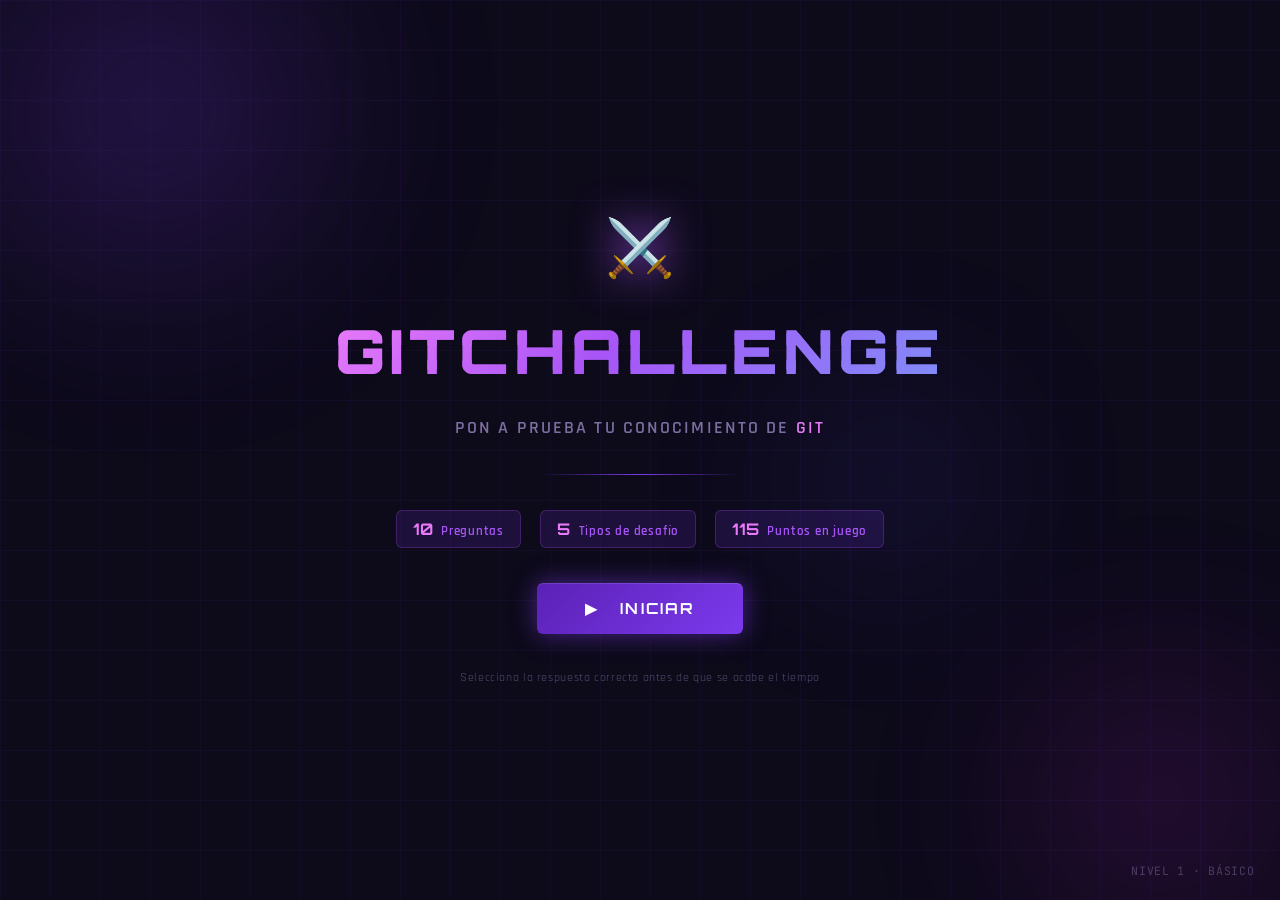
<file: frontend/index.html>
<!DOCTYPE html>
<html lang="es">
<head>
  <meta charset="UTF-8" />
  <meta name="viewport" content="width=device-width, initial-scale=1.0"/>
  <title>GitChallenge ⚔️</title>
  <link rel="stylesheet" href="styles.css">
  <style>
    /* ── Estilos exclusivos del Home ── */
    body {
      display: flex;
      align-items: center;
      justify-content: center;
    }

    /* Hero centrado */
    .hero {
      position: relative;
      z-index: 10;
      display: flex;
      flex-direction: column;
      align-items: center;
      gap: 2.2rem;
      text-align: center;
      padding: 3rem 4rem;
      animation: fadeUp 0.9s cubic-bezier(.16,1,.3,1) both;
    }

    /* Ícono espadas */
    .swords {
      font-size: 3.5rem;
      filter: drop-shadow(0 0 20px #a855f7);
      animation: pulse-icon 2.8s ease-in-out infinite;
    }
    @keyframes pulse-icon {
      0%, 100% { transform: scale(1) rotate(-4deg); filter: drop-shadow(0 0 18px #a855f7); }
      50%       { transform: scale(1.12) rotate(4deg); filter: drop-shadow(0 0 36px #e879f9); }
    }

    /* Título principal */
    .title {
      font-family: 'Orbitron', sans-serif;
      font-weight: 900;
      font-size: clamp(2.2rem, 7vw, 3.8rem);
      letter-spacing: 0.08em;
      line-height: 1;
      background: linear-gradient(135deg, #e879f9 0%, #a855f7 45%, #818cf8 100%);
      -webkit-background-clip: text;
      -webkit-text-fill-color: transparent;
      background-clip: text;
      position: relative;
    }

    /* Glitch layers */
    .title::before,
    .title::after {
      content: attr(data-text);
      position: absolute;
      inset: 0;
      background: linear-gradient(135deg, #e879f9 0%, #a855f7 45%, #818cf8 100%);
      -webkit-background-clip: text;
      -webkit-text-fill-color: transparent;
      background-clip: text;
    }
    .title::before {
      animation: glitch-1 5s infinite;
      clip-path: polygon(0 20%, 100% 20%, 100% 40%, 0 40%);
    }
    .title::after {
      animation: glitch-2 5s infinite;
      clip-path: polygon(0 65%, 100% 65%, 100% 80%, 0 80%);
    }
    @keyframes glitch-1 {
      0%,88%,100% { transform: none; opacity: 0; }
      90%          { transform: translateX(-4px); opacity: 0.7; }
      92%          { transform: translateX(4px);  opacity: 0.5; }
      94%          { transform: none; opacity: 0; }
    }
    @keyframes glitch-2 {
      0%,91%,100% { transform: none; opacity: 0; }
      93%          { transform: translateX(5px); opacity: 0.6; }
      95%          { transform: translateX(-2px); opacity: 0.8; }
      97%          { transform: none; opacity: 0; }
    }

    /* Tagline */
    .tagline {
      font-size: 1.1rem;
      color: var(--muted);
      letter-spacing: 0.12em;
      text-transform: uppercase;
      font-weight: 600;
    }
    .tagline span { color: var(--accent); }

    /* Badges de estadísticas */
    .stats {
      display: flex;
      gap: 1.2rem;
      flex-wrap: wrap;
      justify-content: center;
    }

    /* Botón de inicio con animación de pulso */
    .btn-iniciar {
      animation: btn-pulse 3s ease-in-out infinite;
    }
    @keyframes btn-pulse {
      0%, 100% { box-shadow: 0 0 24px rgba(124,58,237,0.55), inset 0 1px 0 rgba(255,255,255,0.12); }
      50%       { box-shadow: 0 0 50px rgba(168,85,247,0.85), inset 0 1px 0 rgba(255,255,255,0.12); }
    }

    /* Hint inferior */
    .hint {
      font-size: 0.78rem;
      color: var(--muted);
      letter-spacing: 0.05em;
      opacity: 0.65;
    }

    /* Versión / nivel */
    .nivel-tag {
      position: fixed;
      bottom: 1.4rem;
      right: 1.6rem;
      font-family: 'JetBrains Mono', monospace;
      font-size: 0.72rem;
      color: var(--muted);
      letter-spacing: 0.06em;
      z-index: 20;
      opacity: 0.5;
    }
  </style>
</head>
<body>

  <!-- ── Fondo ── -->
  <div class="bg-layer">
    <div class="blob blob-1"></div>
    <div class="blob blob-2"></div>
    <div class="blob blob-3"></div>
  </div>
  <div class="grid-overlay"></div>
  <div class="particles" id="particles"></div>

  <!-- ── Contenido principal ── -->
  <main class="hero">

    <div class="swords">⚔️</div>

    <h1 class="title" data-text="GITCHALLENGE">GITCHALLENGE</h1>

    <p class="tagline">Pon a prueba tu conocimiento de <span>Git</span></p>

    <div class="divider"></div>

    <!-- Estadísticas del nivel -->
    <div class="stats">
      <div class="badge"><strong>10</strong>&nbsp; Preguntas</div>
      <div class="badge"><strong>5</strong>&nbsp; Tipos de desafío</div>
      <div class="badge"><strong>115</strong>&nbsp; Puntos en juego</div>
    </div>

    
    <a href="game.html" class="btn-primary btn-iniciar">
      ▶ &nbsp; Iniciar
    </a>

    <p class="hint">Selecciona la respuesta correcta antes de que se acabe el tiempo</p>

  </main>

  <span class="nivel-tag">NIVEL 1 · BÁSICO</span>

  <script>
  const container = document.getElementById('particles');
  
  const COLORES = [
    '#e879f9', '#a855f7', '#22d3ee', '#4ade80', '#f97316', '#818cf8', '#fff'
  ];
  
  for (let i = 0; i < 40; i++) {
    const p = document.createElement('div');
    p.className = 'particle';
    
    // Tamaño variado, más grandes
    const size = (Math.random() * 6 + 3) + 'px';
    p.style.width  = size;
    p.style.height = size;
    
    // Color aleatorio
    p.style.background = COLORES[Math.floor(Math.random() * COLORES.length)];
    p.style.boxShadow  = `0 0 6px ${COLORES[Math.floor(Math.random() * COLORES.length)]}`;
    
    p.style.left              = Math.random() * 100 + 'vw';
    p.style.animationDuration = (Math.random() * 5 + 4) + 's';  // más rápido
    p.style.animationDelay    = (Math.random() * 8) + 's';
    
    container.appendChild(p);
  }
</script>


</body>

</html>
</file>
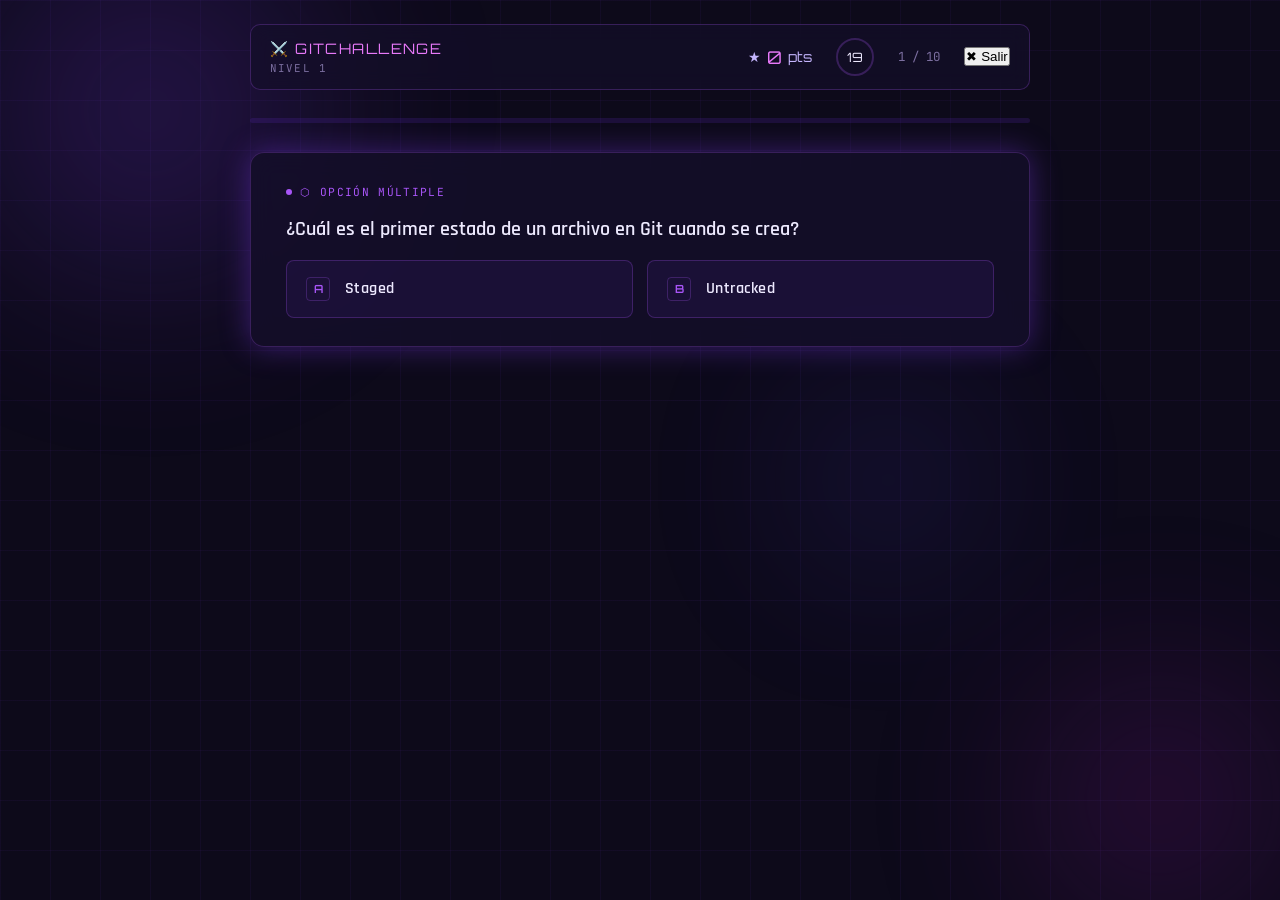
<file: frontend/game.html>
<!DOCTYPE html>
<html lang="es">
<head>
  <meta charset="UTF-8" />
  <meta name="viewport" content="width=device-width, initial-scale=1.0"/>
  <title>GitChallenge ⚔️ — Juego</title>
  <link rel="stylesheet" href="styles.css">
  <style>
    body {
      display: flex;
      flex-direction: column;
      align-items: center;
      min-height: 100vh;
      padding: 1.5rem 1rem 2rem;
    }

    /* ── HUD superior ── */
    .hud {
      position: relative;
      z-index: 10;
      width: 100%;
      max-width: 780px;
      display: flex;
      align-items: center;
      justify-content: space-between;
      padding: 0.8rem 1.2rem;
      background: rgba(20,15,42,0.7);
      border: 1px solid var(--border);
      border-radius: 10px;
      backdrop-filter: blur(10px);
      margin-bottom: 1.8rem;
      animation: fadeUp 0.5s ease both;
    }
    .hud-left { display: flex; flex-direction: column; gap: 0.2rem; }
    .hud-logo {
      font-family: 'Orbitron', sans-serif;
      font-size: 0.9rem;
      letter-spacing: 0.1em;
      color: var(--accent);
    }
    #nivel-label {
      font-family: 'JetBrains Mono', monospace;
      font-size: 0.68rem;
      letter-spacing: 0.1em;
      color: var(--muted);
    }
    .hud-right { display: flex; align-items: center; gap: 1.5rem; }
    .score-display {
      font-family: 'Orbitron', sans-serif;
      font-size: 0.85rem;
      color: var(--text-dim);
      display: flex;
      align-items: center;
      gap: 0.4rem;
    }
    .score-val {
      color: var(--accent);
      font-size: 1.1rem;
      transition: transform 0.2s, color 0.2s;
    }
    .score-val.bump { transform: scale(1.4); color: var(--green-ok); }
    .question-counter {
      font-family: 'JetBrains Mono', monospace;
      font-size: 0.78rem;
      color: var(--muted);
    }

    /* ── Barra de progreso ── */
    .progress-bar-wrap {
      position: relative; z-index: 10;
      width: 100%; max-width: 780px;
      height: 5px;
      background: rgba(124,58,237,0.15);
      border-radius: 99px;
      margin-bottom: 1.8rem;
      overflow: hidden;
    }
    .progress-bar-fill {
      height: 100%;
      background: linear-gradient(90deg, var(--purple-glow), var(--accent));
      border-radius: 99px;
      transition: width 0.5s cubic-bezier(.4,0,.2,1);
      box-shadow: 0 0 8px rgba(168,85,247,0.7);
    }

    /* ── Tarjeta de pregunta ── */
    .question-card {
      position: relative; z-index: 10;
      width: 100%; max-width: 780px;
      background: var(--bg-card);
      border: 1px solid var(--border);
      border-radius: 14px;
      padding: 2rem 2.2rem 1.8rem;
      backdrop-filter: blur(12px);
      box-shadow: var(--shadow-glow);
      animation: scaleIn 0.45s cubic-bezier(.16,1,.3,1) both;
    }
    .question-type {
      font-family: 'JetBrains Mono', monospace;
      font-size: 0.7rem;
      letter-spacing: 0.12em;
      text-transform: uppercase;
      color: var(--purple-core);
      margin-bottom: 0.9rem;
      display: flex; align-items: center; gap: 0.5rem;
    }
    .question-type::before {
      content: '';
      display: inline-block;
      width: 6px; height: 6px;
      border-radius: 50%;
      background: var(--purple-core);
      animation: blink 1.5s ease infinite;
    }
    @keyframes blink { 0%,100%{opacity:1} 50%{opacity:0.2} }

    .question-text {
      font-size: 1.25rem; font-weight: 600;
      color: var(--text); line-height: 1.5; margin-bottom: 1rem;
    }
    .code-fragment {
      font-family: 'JetBrains Mono', monospace;
      font-size: 0.95rem;
      background: rgba(0,0,0,0.45);
      border: 1px solid rgba(124,58,237,0.3);
      border-left: 3px solid var(--purple-core);
      border-radius: 6px;
      padding: 0.8rem 1.2rem;
      color: var(--accent-cyan);
      margin-bottom: 1.4rem;
      letter-spacing: 0.03em;
    }

    /* ── Opciones ── */
    .options-grid {
      display: grid;
      grid-template-columns: 1fr 1fr;
      gap: 0.9rem; margin-top: 0.6rem;
    }
    .options-grid.single-col { grid-template-columns: 1fr; }

    .option-btn {
      display: flex; align-items: center; gap: 0.9rem;
      padding: 1rem 1.2rem;
      background: rgba(124,58,237,0.08);
      border: 1px solid var(--border);
      border-radius: 8px;
      cursor: pointer;
      transition: background 0.2s, border-color 0.2s, transform 0.15s;
      text-align: left; color: var(--text);
      font-family: 'Rajdhani', sans-serif;
      font-size: 1rem; font-weight: 600; letter-spacing: 0.03em;
    }
    .option-btn .opt-letter {
      font-family: 'Orbitron', sans-serif; font-size: 0.7rem;
      color: var(--purple-core);
      min-width: 24px; height: 24px;
      border: 1px solid var(--border); border-radius: 4px;
      display: flex; align-items: center; justify-content: center;
      flex-shrink: 0;
      transition: background 0.2s, border-color 0.2s;
    }
    .option-btn:hover:not(:disabled) {
      background: rgba(124,58,237,0.2);
      border-color: var(--border-bright);
      transform: translateY(-2px);
    }
    .option-btn:hover:not(:disabled) .opt-letter {
      background: var(--purple-glow); border-color: var(--purple-glow); color: #fff;
    }
    .option-btn:disabled { cursor: not-allowed; }
    .option-btn.correct { background: rgba(74,222,128,0.15); border-color: var(--green-ok); }
    .option-btn.correct .opt-letter { background: var(--green-ok); border-color: var(--green-ok); color:#000; }
    .option-btn.wrong   { background: rgba(248,113,113,0.12); border-color: var(--red-wrong); opacity: 0.7; }
    .option-btn.wrong .opt-letter   { background: var(--red-wrong); border-color: var(--red-wrong); color:#000; }

    /* ── Feedback ── */
    .feedback-box {
      margin-top: 1.2rem; padding: 0.85rem 1.2rem;
      border-radius: 8px; font-weight: 600; font-size: 0.95rem;
      letter-spacing: 0.03em; display: none;
      animation: fadeUp 0.3s ease both;
    }
    .feedback-box.show { display: block; }
    .feedback-box.ok   { background:rgba(74,222,128,0.12); border:1px solid rgba(74,222,128,0.35); color:var(--green-ok); }
    .feedback-box.fail { background:rgba(248,113,113,0.1); border:1px solid rgba(248,113,113,0.3); color:var(--red-wrong); }

    /* ── Botón siguiente ── */
    .btn-next {
      margin-top: 1.5rem; display: none; width: 100%;
      padding: 0.9rem;
      font-family: 'Orbitron', sans-serif; font-size: 0.85rem; letter-spacing: 0.1em;
      background: transparent; border: 1px solid var(--border-bright);
      border-radius: 8px; color: var(--text-dim); cursor: pointer;
      transition: background 0.2s, color 0.2s;
    }
    .btn-next.show  { display: block; }
    .btn-next:hover { background: rgba(124,58,237,0.25); color: var(--text); }

    /* ── Timer ── */
    .timer-circle {
      width: 38px; height: 38px; border-radius: 50%;
      border: 2px solid var(--border);
      display: flex; align-items: center; justify-content: center;
      font-family: 'Orbitron', sans-serif; font-size: 0.8rem; color: var(--text);
      transition: border-color 0.3s, color 0.3s;
    }
    .timer-circle.warning { border-color:#f97316; color:#f97316; animation:shake 0.4s ease infinite; }
    .timer-circle.danger  { border-color:var(--red-wrong); color:var(--red-wrong); animation:shake 0.2s ease infinite; }
    @keyframes shake { 0%,100%{transform:translateX(0)} 25%{transform:translateX(-2px)} 75%{transform:translateX(2px)} }

    /* ══════════════════════════════════
       PANTALLA DE RESULTADOS
    ══════════════════════════════════ */
    .results-screen {
      position: relative; z-index: 10;
      width: 100%; max-width: 620px;
      text-align: center; padding: 3rem 2rem;
      animation: scaleIn 0.6s cubic-bezier(.16,1,.3,1) both;
      display: none; flex-direction: column; align-items: center; gap: 1.6rem;
    }
    .results-screen.show { display: flex; }

    .result-trophy {
      font-size: 4rem;
      filter: drop-shadow(0 0 24px gold);
      animation: bounce 1.2s ease-in-out infinite alternate;
    }
    @keyframes bounce { from{transform:translateY(0)} to{transform:translateY(-10px)} }

    .result-title {
      font-family: 'Orbitron', sans-serif;
      font-size: clamp(1.5rem, 4vw, 2.2rem);
      background: linear-gradient(135deg, gold, #f97316);
      -webkit-background-clip: text; -webkit-text-fill-color: transparent; background-clip: text;
    }
    .result-score-big {
      font-family: 'Orbitron', sans-serif;
      font-size: clamp(2.5rem, 8vw, 4rem);
      color: var(--accent);
      text-shadow: 0 0 30px rgba(232,121,249,0.6);
    }
    .result-score-big span { font-size: 0.42em; color: var(--muted); }
    .result-stats { display: flex; gap: 1rem; flex-wrap: wrap; justify-content: center; }
    .result-message { color: var(--text-dim); font-size: 1.05rem; max-width: 380px; line-height: 1.6; }

    /* ── Grupo de botones de resultado ── */
    .result-btn-group {
      display: flex; flex-direction: column;
      gap: 0.9rem; width: 100%; max-width: 360px;
    }

    /* Siguiente nivel */
    .btn-siguiente {
      width: 100%; padding: 1rem;
      font-family: 'Orbitron', sans-serif; font-size: 0.92rem;
      font-weight: 700; letter-spacing: 0.12em; color: #fff;
      background: linear-gradient(135deg, var(--btn-bg), var(--purple-glow));
      border: none; border-radius: 8px; cursor: pointer;
      transition: transform 0.15s, box-shadow 0.2s;
      box-shadow: 0 0 24px rgba(124,58,237,0.5);
    }
    .btn-siguiente:not(:disabled):hover {
      transform: translateY(-2px);
      box-shadow: 0 0 44px rgba(168,85,247,0.8);
    }
    .btn-siguiente:disabled { cursor: default; }

    /* Probar otro juego — decorativo */
    .btn-otro-juego {
      width: 100%; padding: 0.9rem;
      font-family: 'Orbitron', sans-serif; font-size: 0.82rem;
      letter-spacing: 0.1em; color: var(--muted);
      background: transparent;
      border: 1px solid rgba(124,58,237,0.2);
      border-radius: 8px; cursor: not-allowed; opacity: 0.55;
      position: relative;
    }
    .btn-otro-juego::after {
      content: 'PRÓXIMAMENTE';
      position: absolute; top: -9px; right: 10px;
      font-size: 0.55rem; letter-spacing: 0.1em;
      background: var(--bg-mid); color: var(--purple-core);
      border: 1px solid var(--border); border-radius: 4px; padding: 1px 6px;
    }

    /* Volver al inicio */
    .btn-home {
      font-family: 'Rajdhani', sans-serif; font-size: 0.85rem;
      color: var(--muted); background: transparent; border: none;
      cursor: pointer; letter-spacing: 0.05em;
      text-decoration: underline; text-underline-offset: 3px; padding: 0.3rem;
    }
    .btn-home:hover { color: var(--text-dim); }
  </style>
</head>
<body>

  <!-- Fondo -->
  <div class="bg-layer">
    <div class="blob blob-1"></div>
    <div class="blob blob-2"></div>
    <div class="blob blob-3"></div>
  </div>
  <div class="grid-overlay"></div>
  <div class="particles" id="particles"></div>

  <!-- ── HUD ── -->
  <header class="hud" id="hud">
    <div class="hud-left">
      <div class="hud-logo">⚔️ GITCHALLENGE</div>
      <span id="nivel-label">NIVEL 1</span>   <!-- app.js actualiza esto -->
    </div>
    <div class="hud-right">
      <div class="score-display">★ <span class="score-val" id="score-val">0</span> pts</div>
      <div class="timer-circle" id="timer-circle"><span id="timer-text">20</span></div>
      <div class="question-counter" id="q-counter">1 / 10</div>
      <button class="btn-exit" onclick="window.location.href='index.html'">
  ✖ Salir
</button>
    </div>
  </header>

  <!-- ── Barra de progreso ── -->
  <div class="progress-bar-wrap" id="progress-wrap">
    <div class="progress-bar-fill" id="progress-fill" style="width:0%"></div>
  </div>

  <!-- ── Tarjeta de pregunta ── -->
  <section class="question-card" id="question-card">
    <div class="question-type" id="q-type">Cargando...</div>
    <p class="question-text" id="q-text"></p>
    <div class="code-fragment" id="q-code" style="display:none"></div>
    <div class="options-grid" id="options-grid"></div>
    <div class="feedback-box" id="feedback-box"></div>
    <button class="btn-next" id="btn-next" onclick="nextQuestion()">SIGUIENTE PREGUNTA →</button>
  </section>

  <!-- ── Pantalla de resultados ── -->
  <section class="results-screen" id="results-screen">

    <div class="result-trophy" id="result-trophy">🏆</div>
    <h2 class="result-title" id="result-title">¡Desafío Completado!</h2>

    <div class="result-score-big" id="result-score">0 <span>/ 0 pts</span></div>

    <div class="result-stats" id="result-stats"></div>
    <p class="result-message" id="result-message"></p>

    <div class="result-btn-group" id="result-btn-group">

      <!-- app.js activa este botón si nivel{N+1}.json existe -->
      <button class="btn-siguiente" id="btn-siguiente-nivel" disabled>Cargando...</button>

     
      <button class="btn-otro-juego" 
  style="cursor:pointer; opacity:1;"
  onclick="window.location.href='game2.html?nivel=' + (new URLSearchParams(window.location.search).get('nivel') || 1)">
  🎮 &nbsp;Ahorcado Git
</button>

      <!-- Siempre disponible -->
      <button class="btn-home" onclick="window.location.href='index.html'">↩ Volver al inicio</button>

    </div>
  </section>

  <script src="app.js"></script>
  <script>
    const container = document.getElementById('particles');
    for (let i = 0; i < 25; i++) {
      const p = document.createElement('div');
      p.className = 'particle';
      p.style.left = Math.random() * 100 + 'vw';
      p.style.width = p.style.height = (Math.random() * 2.5 + 1.5) + 'px';
      p.style.animationDuration = (Math.random() * 12 + 8) + 's';
      p.style.animationDelay = (Math.random() * 10) + 's';
      container.appendChild(p);
    }
  </script>
</body>
</html>
</file>
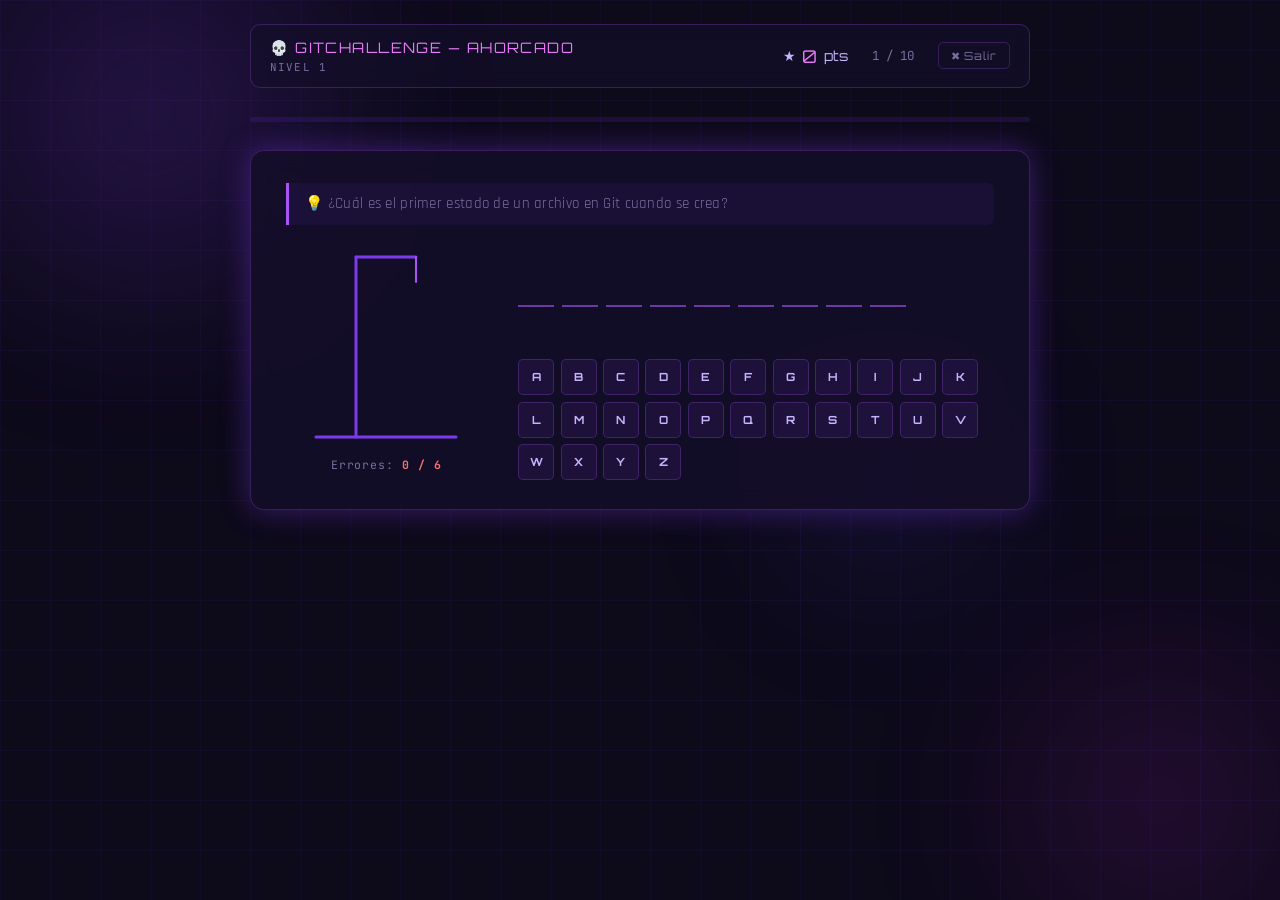
<file: frontend/game2.html>
<!DOCTYPE html>
<html lang="es">
<head>
  <meta charset="UTF-8" />
  <meta name="viewport" content="width=device-width, initial-scale=1.0"/>
  <title>GitChallenge ⚔️ — Ahorcado</title>
  <link rel="stylesheet" href="styles.css">
  <style>
    body {
      display: flex;
      flex-direction: column;
      align-items: center;
      min-height: 100vh;
      padding: 1.5rem 1rem 2rem;
    }

    /* ── HUD (igual que game.html) ── */
    .hud {
      position: relative; z-index: 10;
      width: 100%; max-width: 780px;
      display: flex; align-items: center; justify-content: space-between;
      padding: 0.8rem 1.2rem;
      background: rgba(20,15,42,0.7);
      border: 1px solid var(--border);
      border-radius: 10px;
      backdrop-filter: blur(10px);
      margin-bottom: 1.8rem;
      animation: fadeUp 0.5s ease both;
    }
    .hud-left { display: flex; flex-direction: column; gap: 0.2rem; }
    .hud-logo { font-family: 'Orbitron', sans-serif; font-size: 0.9rem; letter-spacing: 0.1em; color: var(--accent); }
    #nivel-label { font-family: 'JetBrains Mono', monospace; font-size: 0.68rem; letter-spacing: 0.1em; color: var(--muted); }
    .hud-right { display: flex; align-items: center; gap: 1.5rem; }
    .score-display { font-family: 'Orbitron', sans-serif; font-size: 0.85rem; color: var(--text-dim); display: flex; align-items: center; gap: 0.4rem; }
    .score-val { color: var(--accent); font-size: 1.1rem; transition: transform 0.2s, color 0.2s; }
    .score-val.bump { transform: scale(1.4); color: var(--green-ok); }
    .question-counter { font-family: 'JetBrains Mono', monospace; font-size: 0.78rem; color: var(--muted); }
    .btn-exit {
      font-family: 'Orbitron', sans-serif; font-size: 0.7rem;
      letter-spacing: 0.08em; color: var(--muted);
      background: transparent; border: 1px solid var(--border);
      border-radius: 5px; padding: 0.35rem 0.75rem; cursor: pointer;
      transition: color 0.2s, border-color 0.2s;
    }
    .btn-exit:hover { color: var(--red-wrong); border-color: var(--red-wrong); }

    /* ── Barra progreso ── */
    .progress-bar-wrap {
      position: relative; z-index: 10;
      width: 100%; max-width: 780px;
      height: 5px; background: rgba(124,58,237,0.15);
      border-radius: 99px; margin-bottom: 1.8rem; overflow: hidden;
    }
    .progress-bar-fill {
      height: 100%;
      background: linear-gradient(90deg, var(--purple-glow), var(--accent));
      border-radius: 99px;
      transition: width 0.5s cubic-bezier(.4,0,.2,1);
      box-shadow: 0 0 8px rgba(168,85,247,0.7);
    }

    /* ── Tarjeta ── */
    .question-card {
      position: relative; z-index: 10;
      width: 100%; max-width: 780px;
      background: var(--bg-card);
      border: 1px solid var(--border);
      border-radius: 14px;
      padding: 2rem 2.2rem 1.8rem;
      backdrop-filter: blur(12px);
      box-shadow: var(--shadow-glow);
      animation: scaleIn 0.45s cubic-bezier(.16,1,.3,1) both;
    }

    /* ── Layout interno: SVG | Juego ── */
    .game-layout {
      display: grid;
      grid-template-columns: 200px 1fr;
      gap: 2rem;
      align-items: start;
    }

    /* ── Hint ── */
    .hint-text {
      font-size: 0.92rem;
      color: var(--muted);
      letter-spacing: 0.02em;
      line-height: 1.5;
      margin-bottom: 1.4rem;
      padding: 0.6rem 1rem;
      background: rgba(124,58,237,0.07);
      border-left: 3px solid var(--purple-core);
      border-radius: 0 6px 6px 0;
    }

    /* ── SVG del ahorcado ── */
    .horca-wrap {
      display: flex;
      flex-direction: column;
      align-items: center;
      gap: 0.6rem;
    }
    #horca-svg {
      width: 180px;
      height: 200px;
    }
    .errores-label {
      font-family: 'JetBrains Mono', monospace;
      font-size: 0.72rem;
      color: var(--muted);
      letter-spacing: 0.08em;
    }
    #errores-count {
      color: var(--red-wrong);
      font-weight: 700;
    }

    /* ── Panel derecho ── */
    .game-right {
      display: flex;
      flex-direction: column;
      gap: 1.2rem;
    }

    /* ── Palabra oculta ── */
    #word-display {
      display: flex;
      flex-wrap: wrap;
      gap: 0.5rem;
      align-items: flex-end;
      min-height: 60px;
    }
    .letter-box {
      width: 36px; height: 44px;
      border-bottom: 2px solid var(--border-bright);
      display: flex; align-items: center; justify-content: center;
      font-family: 'Orbitron', sans-serif;
      font-size: 1.1rem;
      color: var(--accent);
      transition: color 0.3s, border-color 0.3s;
    }
    .letter-box.revealed {
      border-bottom-color: var(--green-ok);
      color: var(--green-ok);
      text-shadow: 0 0 8px rgba(74,222,128,0.5);
    }
    .letter-space { width: 16px; }

    /* ── Letras usadas ── */
    #letras-usadas {
      font-family: 'JetBrains Mono', monospace;
      font-size: 0.72rem;
      color: var(--muted);
      letter-spacing: 0.1em;
      min-height: 1.2em;
    }

    /* ── Teclado ── */
    #teclado {
      display: flex;
      flex-wrap: wrap;
      gap: 0.4rem;
    }
    .key-btn {
      width: 36px; height: 36px;
      font-family: 'Orbitron', sans-serif;
      font-size: 0.7rem;
      font-weight: 700;
      color: var(--text-dim);
      background: rgba(124,58,237,0.1);
      border: 1px solid var(--border);
      border-radius: 5px;
      cursor: pointer;
      transition: background 0.15s, border-color 0.15s, transform 0.1s, opacity 0.2s;
    }
    .key-btn:hover:not(:disabled) {
      background: rgba(124,58,237,0.3);
      border-color: var(--border-bright);
      transform: translateY(-2px);
      color: var(--text);
    }
    .key-btn:disabled { cursor: not-allowed; opacity: 0.4; }
    .key-btn.key-correct {
      background: rgba(74,222,128,0.2);
      border-color: var(--green-ok);
      color: var(--green-ok);
      opacity: 1;
    }
    .key-btn.key-wrong {
      background: rgba(248,113,113,0.1);
      border-color: var(--red-wrong);
      color: var(--red-wrong);
      opacity: 0.5;
    }

    /* ── Feedback ── */
    .feedback-box {
      margin-top: 1rem; padding: 0.85rem 1.2rem;
      border-radius: 8px; font-weight: 600; font-size: 0.95rem;
      letter-spacing: 0.03em; display: none;
      animation: fadeUp 0.3s ease both;
    }
    .feedback-box.show { display: block; }
    .feedback-box.ok   { background:rgba(74,222,128,0.12); border:1px solid rgba(74,222,128,0.35); color:var(--green-ok); }
    .feedback-box.fail { background:rgba(248,113,113,0.1);  border:1px solid rgba(248,113,113,0.3);  color:var(--red-wrong); }

    /* ── Botón siguiente ── */
    .btn-next {
      margin-top: 1.2rem; display: none; width: 100%;
      padding: 0.9rem;
      font-family: 'Orbitron', sans-serif; font-size: 0.85rem; letter-spacing: 0.1em;
      background: transparent; border: 1px solid var(--border-bright);
      border-radius: 8px; color: var(--text-dim); cursor: pointer;
      transition: background 0.2s, color 0.2s;
    }
    .btn-next.show  { display: block; }
    .btn-next:hover { background: rgba(124,58,237,0.25); color: var(--text); }

    /* ── Responsive ── */
    @media (max-width: 600px) {
      .game-layout { grid-template-columns: 1fr; }
      .horca-wrap { flex-direction: row; align-items: center; justify-content: center; gap: 1rem; }
      #horca-svg { width: 120px; height: 130px; }
    }

    /* ══════════════════════════════════
       RESULTADOS (igual que game.html)
    ══════════════════════════════════ */
    .results-screen {
      position: relative; z-index: 10;
      width: 100%; max-width: 620px;
      text-align: center; padding: 3rem 2rem;
      animation: scaleIn 0.6s cubic-bezier(.16,1,.3,1) both;
      display: none; flex-direction: column; align-items: center; gap: 1.6rem;
    }
    .results-screen.show { display: flex; }
    .result-trophy { font-size: 4rem; filter: drop-shadow(0 0 24px gold); animation: bounce 1.2s ease-in-out infinite alternate; }
    @keyframes bounce { from{transform:translateY(0)} to{transform:translateY(-10px)} }
    .result-title {
      font-family: 'Orbitron', sans-serif;
      font-size: clamp(1.5rem, 4vw, 2.2rem);
      background: linear-gradient(135deg, gold, #f97316);
      -webkit-background-clip: text; -webkit-text-fill-color: transparent; background-clip: text;
    }
    .result-score-big {
      font-family: 'Orbitron', sans-serif;
      font-size: clamp(2.5rem, 8vw, 4rem);
      color: var(--accent);
      text-shadow: 0 0 30px rgba(232,121,249,0.6);
    }
    .result-score-big span { font-size: 0.42em; color: var(--muted); }
    .result-stats { display: flex; gap: 1rem; flex-wrap: wrap; justify-content: center; }
    .result-message { color: var(--text-dim); font-size: 1.05rem; max-width: 380px; line-height: 1.6; }
    .result-btn-group { display: flex; flex-direction: column; gap: 0.9rem; width: 100%; max-width: 360px; }
    .btn-siguiente {
      width: 100%; padding: 1rem;
      font-family: 'Orbitron', sans-serif; font-size: 0.92rem;
      font-weight: 700; letter-spacing: 0.12em; color: #fff;
      background: linear-gradient(135deg, var(--btn-bg), var(--purple-glow));
      border: none; border-radius: 8px; cursor: pointer;
      transition: transform 0.15s, box-shadow 0.2s;
      box-shadow: 0 0 24px rgba(124,58,237,0.5);
    }
    .btn-siguiente:not(:disabled):hover { transform: translateY(-2px); box-shadow: 0 0 44px rgba(168,85,247,0.8); }
    .btn-siguiente:disabled { cursor: default; }
    .btn-home {
      font-family: 'Rajdhani', sans-serif; font-size: 0.85rem;
      color: var(--muted); background: transparent; border: none;
      cursor: pointer; letter-spacing: 0.05em;
      text-decoration: underline; text-underline-offset: 3px; padding: 0.3rem;
    }
    .btn-home:hover { color: var(--text-dim); }
  </style>
</head>
<body>

  <!-- Fondo -->
  <div class="bg-layer">
    <div class="blob blob-1"></div>
    <div class="blob blob-2"></div>
    <div class="blob blob-3"></div>
  </div>
  <div class="grid-overlay"></div>
  <div class="particles" id="particles"></div>

  <!-- ── HUD ── -->
  <header class="hud" id="hud">
    <div class="hud-left">
      <div class="hud-logo">💀 GITCHALLENGE — AHORCADO</div>
      <span id="nivel-label">NIVEL 1</span>
    </div>
    <div class="hud-right">
      <div class="score-display">★ <span class="score-val" id="score-val">0</span> pts</div>
      <div class="question-counter" id="q-counter">1 / 5</div>
      <button class="btn-exit" onclick="window.location.href='index.html'">✖ Salir</button>
    </div>
  </header>

  <!-- ── Barra de progreso ── -->
  <div class="progress-bar-wrap" id="progress-wrap">
    <div class="progress-bar-fill" id="progress-fill" style="width:0%"></div>
  </div>

  <!-- ── Tarjeta principal ── -->
  <section class="question-card" id="question-card">

    <!-- Hint: el enunciado completo de la pregunta -->
    <p class="hint-text" id="hint-text">Cargando pregunta...</p>

    <div class="game-layout">

      <!-- SVG del ahorcado -->
      <div class="horca-wrap">
        <svg id="horca-svg" viewBox="0 0 180 200" xmlns="http://www.w3.org/2000/svg">
          <!-- Estructura (siempre visible) -->
          <g id="parte-base"  stroke="#7c3aed" stroke-width="3" stroke-linecap="round">
            <line x1="20" y1="190" x2="160" y2="190"/>
          </g>
          <g id="parte-poste" stroke="#7c3aed" stroke-width="3" stroke-linecap="round">
            <line x1="60" y1="190" x2="60" y2="10"/>
          </g>
          <g id="parte-viga" stroke="#7c3aed" stroke-width="3" stroke-linecap="round">
            <line x1="60" y1="10" x2="120" y2="10"/>
          </g>
          <g id="parte-soga" stroke="#a855f7" stroke-width="2" stroke-linecap="round">
            <line x1="120" y1="10" x2="120" y2="35"/>
          </g>
          <!-- Figura (se muestra por errores) -->
          <g id="parte-cabeza" style="opacity:0; transition: opacity 0.4s;">
            <circle cx="120" cy="50" r="15" stroke="#e879f9" stroke-width="2.5" fill="none"/>
          </g>
          <g id="parte-cuerpo" style="opacity:0; transition: opacity 0.4s;">
            <line x1="120" y1="65" x2="120" y2="120" stroke="#e879f9" stroke-width="2.5" stroke-linecap="round"/>
          </g>
          <g id="parte-brazos" style="opacity:0; transition: opacity 0.4s;">
            <line x1="120" y1="80" x2="95"  y2="105" stroke="#e879f9" stroke-width="2.5" stroke-linecap="round"/>
            <line x1="120" y1="80" x2="145" y2="105" stroke="#e879f9" stroke-width="2.5" stroke-linecap="round"/>
          </g>
          <g id="parte-piernas" style="opacity:0; transition: opacity 0.4s;">
            <line x1="120" y1="120" x2="95"  y2="155" stroke="#e879f9" stroke-width="2.5" stroke-linecap="round"/>
            <line x1="120" y1="120" x2="145" y2="155" stroke="#e879f9" stroke-width="2.5" stroke-linecap="round"/>
          </g>
        </svg>
        <div class="errores-label">Errores: <span id="errores-count">0 / 6</span></div>
      </div>

      <!-- Panel del juego -->
      <div class="game-right">
        <!-- Palabra a adivinar -->
        <div id="word-display"></div>
        <!-- Letras ya usadas -->
        <div id="letras-usadas"></div>
        <!-- Teclado -->
        <div id="teclado"></div>
        <!-- Feedback -->
        <div class="feedback-box" id="feedback-box"></div>
        <!-- Siguiente -->
        <button class="btn-next" id="btn-next" onclick="nextQuestion()">SIGUIENTE →</button>
      </div>
    </div>

  </section>

  <!-- ── Pantalla de resultados ── -->
  <section class="results-screen" id="results-screen">
    <div class="result-trophy" id="result-trophy">🏆</div>
    <h2 class="result-title" id="result-title">¡Desafío Completado!</h2>
    <div class="result-score-big" id="result-score">0 <span>/ 0 pts</span></div>
    <div class="result-stats" id="result-stats"></div>
    <p class="result-message" id="result-message"></p>
    <div class="result-btn-group">
      <button class="btn-siguiente" id="btn-siguiente-nivel" disabled>Cargando...</button>
      <button class="btn-home" onclick="window.location.href='index.html'">↩ Volver al inicio</button>
    </div>
  </section>

  <script src="app2.js"></script>
  <script>
    const container = document.getElementById('particles');
    for (let i = 0; i < 25; i++) {
      const p = document.createElement('div');
      p.className = 'particle';
      p.style.left = Math.random() * 100 + 'vw';
      p.style.width = p.style.height = (Math.random() * 2.5 + 1.5) + 'px';
      p.style.animationDuration = (Math.random() * 12 + 8) + 's';
      p.style.animationDelay = (Math.random() * 10) + 's';
      container.appendChild(p);
    }
  </script>
</body>
</html>
</file>
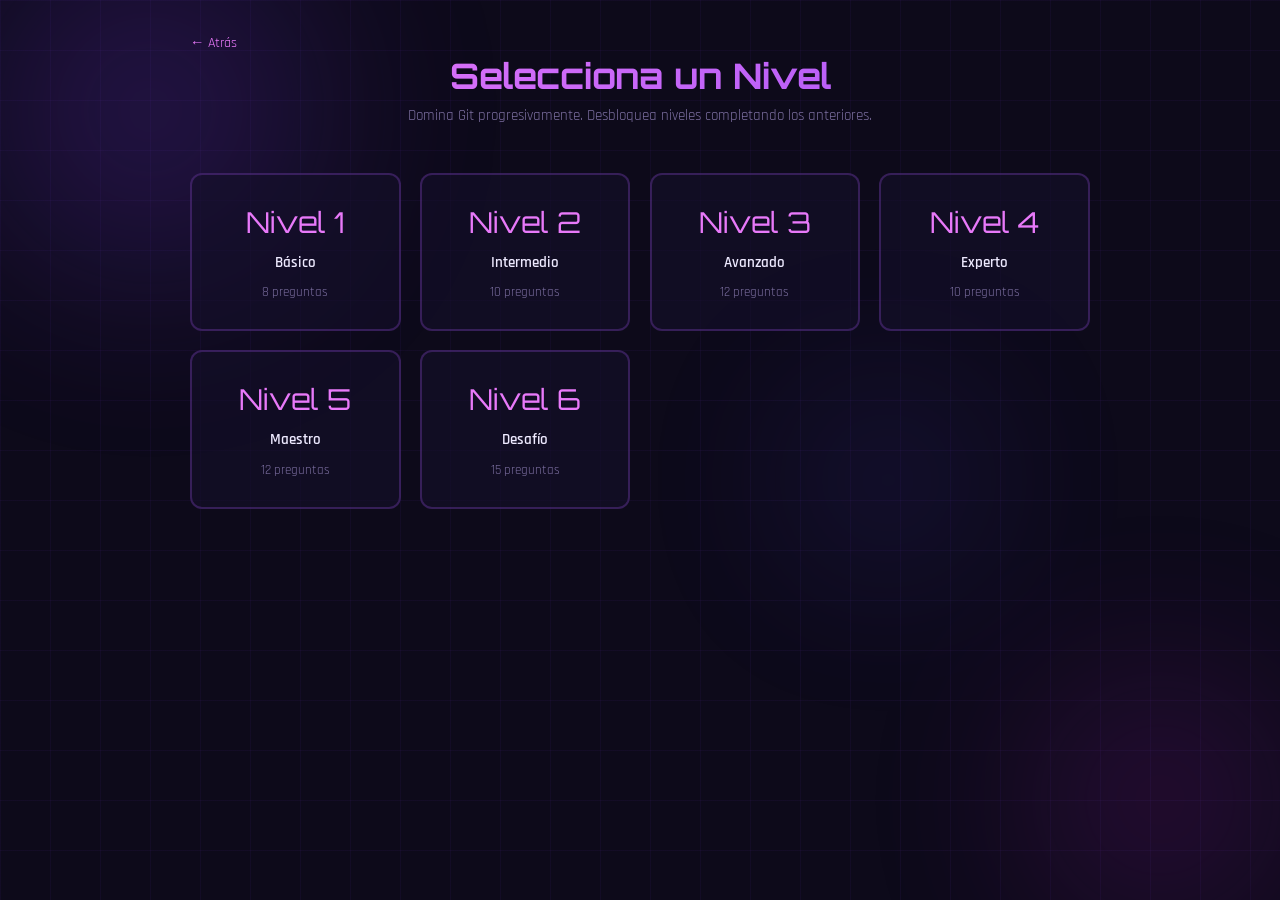
<file: frontend/levels.html>
<!DOCTYPE html>
<html lang="es">
<head>
  <meta charset="UTF-8" />
  <meta name="viewport" content="width=device-width, initial-scale=1.0"/>
  <title>GitChallenge ⚔️ — Niveles</title>
  <link rel="stylesheet" href="styles.css">
  <style>
    body {
      display: flex;
      flex-direction: column;
      align-items: center;
      padding: 2rem 1rem;
      min-height: 100vh;
    }

    .levels-container {
      max-width: 900px;
      width: 100%;
      animation: fadeUp 0.6s ease-out both;
    }

    .levels-header {
      text-align: center;
      margin-bottom: 3rem;
    }

    .levels-header h1 {
      font-family: 'Orbitron', sans-serif;
      font-size: 2.2rem;
      background: linear-gradient(135deg, #e879f9, #a855f7);
      -webkit-background-clip: text;
      -webkit-text-fill-color: transparent;
      background-clip: text;
      margin: 0 0 0.5rem 0;
    }

    .levels-header p {
      color: var(--muted);
      font-size: 0.95rem;
    }

    .levels-grid {
      display: grid;
      grid-template-columns: repeat(auto-fit, minmax(200px, 1fr));
      gap: 1.2rem;
      margin-bottom: 2rem;
    }

    .level-card {
      padding: 1.8rem;
      border: 2px solid var(--border);
      border-radius: 12px;
      background: rgba(20,15,42,0.6);
      cursor: pointer;
      transition: all 0.3s ease;
      text-decoration: none;
      display: flex;
      flex-direction: column;
      gap: 0.8rem;
      text-align: center;
    }

    .level-card:hover {
      border-color: var(--accent);
      background: rgba(124,58,237,0.15);
      transform: translateY(-4px);
    }

    .level-number {
      font-family: 'Orbitron', sans-serif;
      font-size: 1.8rem;
      color: var(--accent);
    }

    .level-title {
      font-weight: 600;
      color: var(--text);
      font-size: 0.95rem;
    }

    .level-info {
      font-size: 0.8rem;
      color: var(--muted);
    }

    .back-btn {
      align-self: flex-start;
      color: var(--accent);
      text-decoration: none;
      font-size: 0.9rem;
      transition: opacity 0.2s;
    }

    .back-btn:hover {
      opacity: 0.8;
    }
  </style>
</head>
<body>

  <div class="bg-layer">
    <div class="blob blob-1"></div>
    <div class="blob blob-2"></div>
    <div class="blob blob-3"></div>
  </div>
  <div class="grid-overlay"></div>

  <div class="levels-container">

    <a href="index.html" class="back-btn">← Atrás</a>

    <div class="levels-header">
      <h1>Selecciona un Nivel</h1>
      <p>Domina Git progresivamente. Desbloquea niveles completando los anteriores.</p>
    </div>

    <div class="levels-grid" id="levelsGrid"></div>

  </div>

  <script>
    const levels = [
      { num: 1, name: 'Básico', desc: '8 preguntas' },
      { num: 2, name: 'Intermedio', desc: '10 preguntas' },
      { num: 3, name: 'Avanzado', desc: '12 preguntas' },
      { num: 4, name: 'Experto', desc: '10 preguntas' },
      { num: 5, name: 'Maestro', desc: '12 preguntas' },
      { num: 6, name: 'Desafío', desc: '15 preguntas' },
    ];

    const grid = document.getElementById('levelsGrid');
    levels.forEach(level => {
      const card = document.createElement('a');
      card.href = `game.html?nivel=${level.num}`;
      card.className = 'level-card';
      card.innerHTML = `
        <div class="level-number">Nivel ${level.num}</div>
        <div class="level-title">${level.name}</div>
        <div class="level-info">${level.desc}</div>
      `;
      grid.appendChild(card);
    });
  </script>

</body>
</html>
</file>
<file: frontend/styles.css>
/* ═══════════════════════════════════════════
   GITCHALLENGE — styles.css
   Estilos compartidos entre index.html y game.html
   ═══════════════════════════════════════════ */

@import url('https://fonts.googleapis.com/css2?family=Orbitron:wght@700;900&family=Rajdhani:wght@400;600;700&family=JetBrains+Mono:wght@400;700&display=swap');

/* ── Variables globales ── */
:root {
  --bg-deep:      #0d0a1a;
  --bg-mid:       #140f2a;
  --bg-card:      rgba(20, 15, 42, 0.85);
  --purple-glow:  #7c3aed;
  --purple-core:  #a855f7;
  --accent:       #e879f9;
  --accent-cyan:  #22d3ee;
  --green-ok:     #4ade80;
  --red-wrong:    #f87171;
  --text:         #ede9fe;
  --text-dim:     #c4b5fd;
  --muted:        #7c6fa0;
  --btn-bg:       #5b21b6;
  --btn-hover:    #7c3aed;
  --border:       rgba(168, 85, 247, 0.25);
  --border-bright:rgba(168, 85, 247, 0.6);
  --shadow-glow:  0 0 30px rgba(124, 58, 237, 0.4);
}

/* ── Reset ── */
*, *::before, *::after {
  box-sizing: border-box;
  margin: 0;
  padding: 0;
}

html { scroll-behavior: smooth; }

body {
  min-height: 100vh;
  background: var(--bg-deep);
  font-family: 'Rajdhani', sans-serif;
  color: var(--text);
  overflow-x: hidden;
}

/* ══════════════════════════════════
   FONDO ANIMADO (compartido)
══════════════════════════════════ */
.bg-layer {
  position: fixed;
  inset: 0;
  z-index: 0;
  pointer-events: none;
}

.blob {
  position: absolute;
  border-radius: 50%;
  filter: blur(90px);
  opacity: 0.3;
  animation: drift 14s ease-in-out infinite alternate;
}
.blob-1 {
  width: 500px; height: 500px;
  background: radial-gradient(circle, #7c3aed, transparent 70%);
  top: -140px; left: -100px;
  animation-delay: 0s;
}
.blob-2 {
  width: 360px; height: 360px;
  background: radial-gradient(circle, #a21caf, transparent 70%);
  bottom: -80px; right: -60px;
  animation-delay: -6s;
}
.blob-3 {
  width: 240px; height: 240px;
  background: radial-gradient(circle, #4f46e5, transparent 70%);
  top: 40%; left: 60%;
  animation-delay: -10s;
}

@keyframes drift {
  0%   { transform: translate(0,0) scale(1); }
  100% { transform: translate(28px, 18px) scale(1.1); }
}

.grid-overlay {
  position: fixed;
  inset: 0;
  background-image:
    linear-gradient(rgba(124,58,237,0.06) 1px, transparent 1px),
    linear-gradient(90deg, rgba(124,58,237,0.06) 1px, transparent 1px);
  background-size: 50px 50px;
  z-index: 0;
  pointer-events: none;
}

.particles {
  position: fixed;
  inset: 0;
  overflow: hidden;
  z-index: 0;
  pointer-events: none;
}
.particle {
  position: absolute;
  width: 3px; height: 3px;
  border-radius: 50%;
  background: var(--purple-core);
  opacity: 0;
  animation: rise linear infinite;
}
@keyframes rise {
  0%   { transform: translateY(110vh) scale(0); opacity: 0; }
  10%  { opacity: 0.7; }
  90%  { opacity: 0.2; }
  100% { transform: translateY(-10vh) scale(1.5); opacity: 0; }
}

/* ══════════════════════════════════
   TIPOGRAFÍA COMPARTIDA
══════════════════════════════════ */
.font-display { font-family: 'Orbitron', sans-serif; }
.font-mono    { font-family: 'JetBrains Mono', monospace; }

/* ══════════════════════════════════
   BOTÓN PRINCIPAL
══════════════════════════════════ */
.btn-primary {
  display: inline-flex;
  align-items: center;
  gap: 0.6rem;
  padding: 1rem 3rem;
  font-family: 'Orbitron', sans-serif;
  font-size: 0.95rem;
  font-weight: 700;
  letter-spacing: 0.14em;
  text-transform: uppercase;
  text-decoration: none;
  color: #fff;
  background: linear-gradient(135deg, var(--btn-bg), var(--purple-glow));
  border: none;
  border-radius: 6px;
  cursor: pointer;
  position: relative;
  overflow: hidden;
  transition: transform 0.15s ease, box-shadow 0.25s ease;
  box-shadow: 0 0 24px rgba(124,58,237,0.55),
              inset 0 1px 0 rgba(255,255,255,0.12);
}
.btn-primary::before {
  content: '';
  position: absolute;
  inset: 0;
  background: linear-gradient(135deg, rgba(255,255,255,0.18), transparent);
  opacity: 0;
  transition: opacity 0.2s;
}
.btn-primary::after {
  content: '';
  position: absolute;
  top: 0; left: -100%;
  width: 60%; height: 100%;
  background: linear-gradient(90deg, transparent, rgba(255,255,255,0.25), transparent);
  transform: skewX(-20deg);
  animation: shimmer 3s ease-in-out infinite;
}
.btn-primary:hover {
  transform: translateY(-3px) scale(1.03);
  box-shadow: 0 0 55px rgba(168,85,247,0.85),
              inset 0 1px 0 rgba(255,255,255,0.18);
}
.btn-primary:hover::before { opacity: 1; }
.btn-primary:active { transform: translateY(0) scale(0.98); }

@keyframes shimmer {
  0%       { left: -100%; }
  50%, 100%{ left: 160%; }
}

/* ══════════════════════════════════
   BADGE / CHIP
══════════════════════════════════ */
.badge {
  background: rgba(124,58,237,0.15);
  border: 1px solid var(--border);
  border-radius: 6px;
  padding: 0.45rem 1rem;
  font-size: 0.82rem;
  letter-spacing: 0.06em;
  color: var(--purple-core);
  font-weight: 600;
}
.badge strong {
  color: var(--accent);
  font-family: 'Orbitron', sans-serif;
  font-size: 1rem;
}

/* ══════════════════════════════════
   DIVISOR
══════════════════════════════════ */
.divider {
  width: 200px;
  height: 1px;
  background: linear-gradient(90deg, transparent, var(--purple-glow), transparent);
}

/* ══════════════════════════════════
   ANIMACIONES DE ENTRADA
══════════════════════════════════ */
@keyframes fadeUp {
  from { opacity: 0; transform: translateY(28px); }
  to   { opacity: 1; transform: translateY(0); }
}
@keyframes fadeIn {
  from { opacity: 0; }
  to   { opacity: 1; }
}
@keyframes scaleIn {
  from { opacity: 0; transform: scale(0.92); }
  to   { opacity: 1; transform: scale(1); }
}

.anim-fadeup  { animation: fadeUp  0.7s cubic-bezier(.16,1,.3,1) both; }
.anim-fadein  { animation: fadeIn  0.5s ease both; }
.anim-scalein { animation: scaleIn 0.5s cubic-bezier(.16,1,.3,1) both; }
</file>
